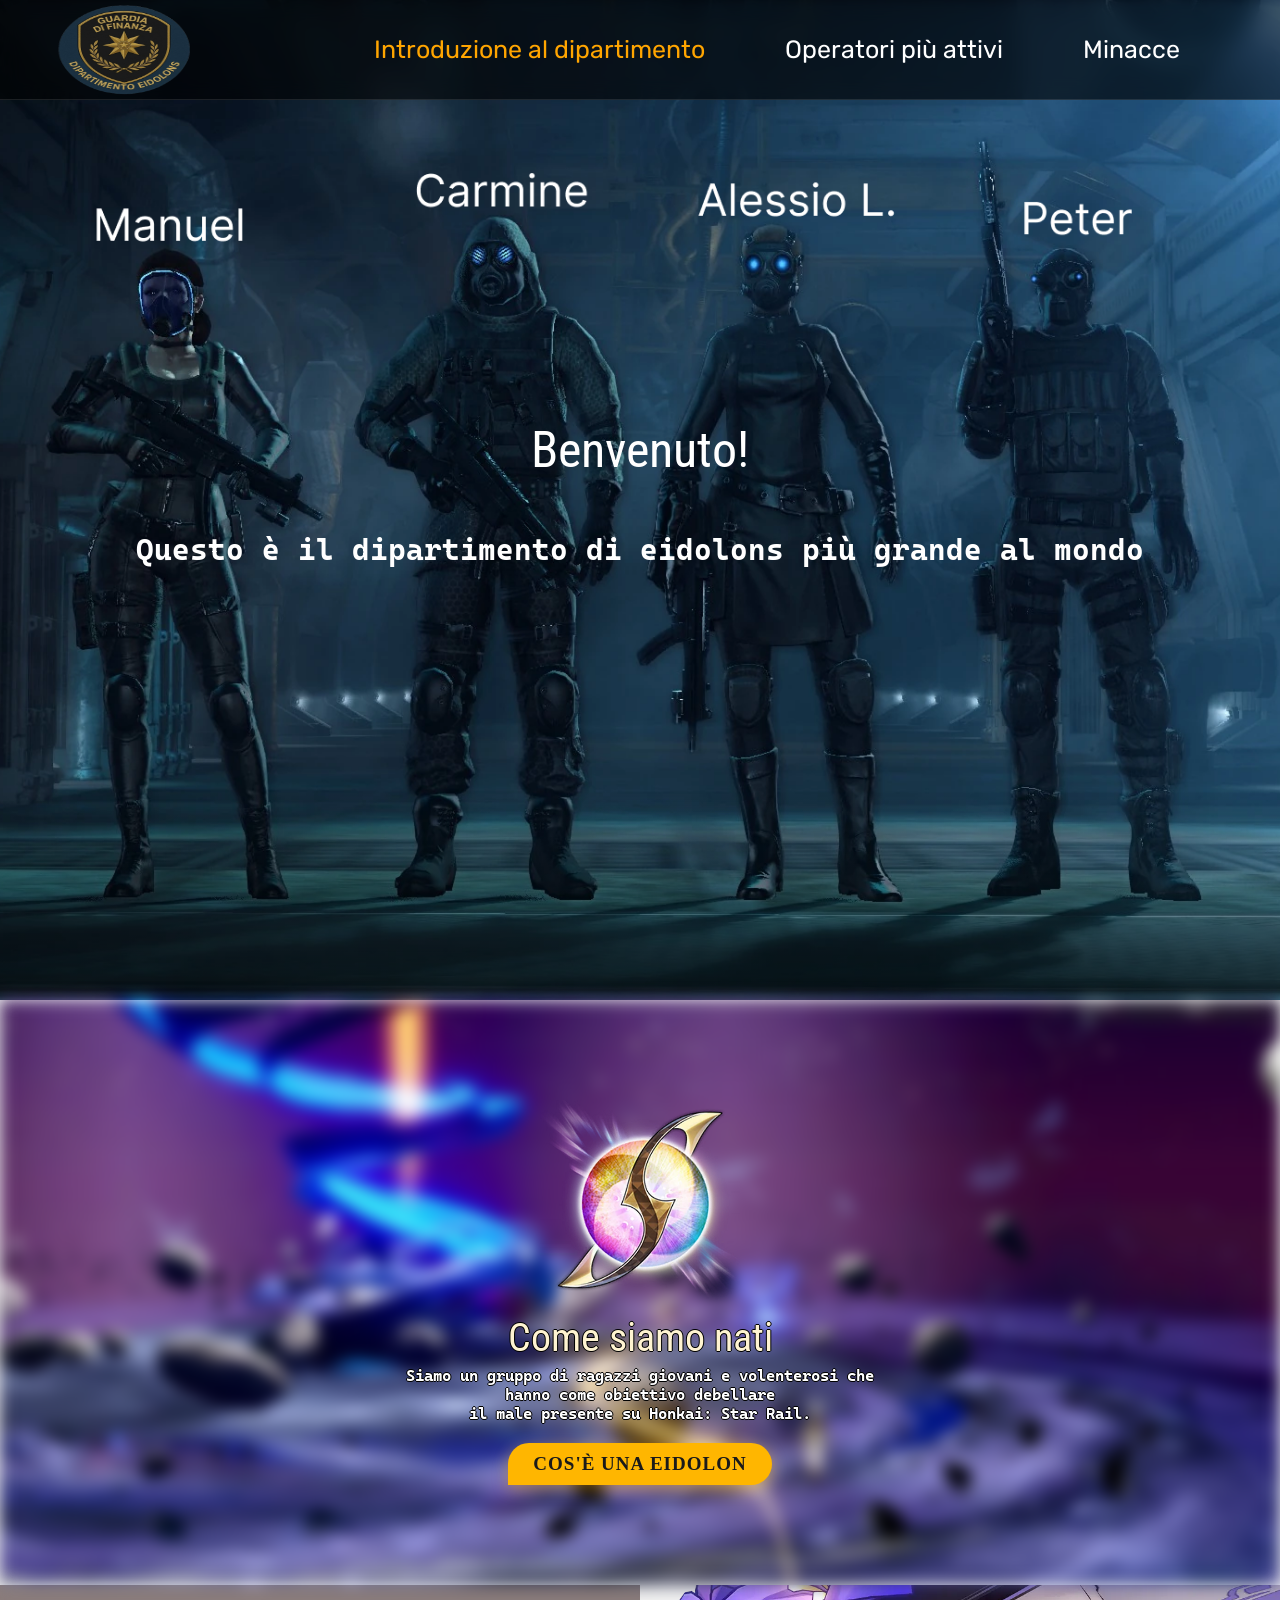
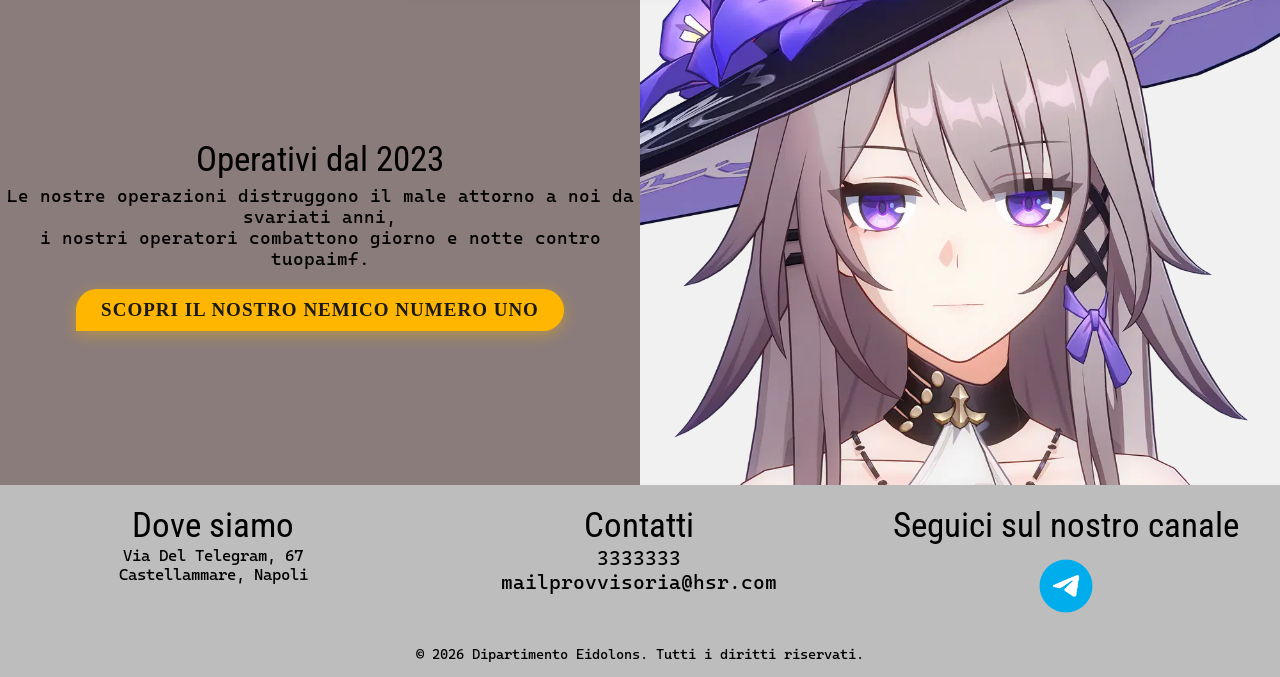
<file: index.html>
<!DOCTYPE html>
<html>
    <head>
        <title>Service Communication</title>

        <link rel="preconnect" href="https://fonts.googleapis.com">
        <link rel="preconnect" href="https://fonts.gstatic.com" crossorigin>
        <link href="https://fonts.googleapis.com/css2?family=Cascadia+Mono:ital,wght@0,200..700;1,200..700&family=Roboto+Condensed:ital,wght@0,100..900;1,100..900&family=Rubik:ital,wght@0,300..900;1,300..900&display=swap" rel="stylesheet">
        <link rel="stylesheet" type="text/css" href="style.css?versione=1.4">

        <meta name="viewport" content="width=device-width, initial-scale=1.0">

    </head>
    <body>

        <!--Sezione della parte top del sito-->
        <div id="container-top">
            <div id="logo">
                <a href="index.html"><img src="img/dipartimento.png" alt="Logo" draggable="false"></a>
            </div>
            <ul id="menu-top">
                <li class="menu-active"><a href="index.html" draggable="false">Introduzione al dipartimento</a></li>
                <li><a href="sites/operation.html" draggable="false">Operatori più attivi</a></li>
                <li><a href="sites/threats.html" draggable="false">Minacce</a></li>
            </ul>
        </div>

        <div id="slider" class="flex">
            <div id="separatore"></div>
            <div id="slider-interno">
                <h1>Benvenuto!</h1>
                <p class="grassetto">Questo è il dipartimento di eidolons più grande al mondo</p>
            </div>
        </div>
        <!--Sezione della parte top del sito-->
        

        <!--Sezione 1-->
        <div id="home-section1" class="flex">
            <div class="sfondo-sfocato"></div>
            <div id="section1-interna">
                <img src="img/eidolon.webp" alt="icona sezione 1" draggable="false">
                <h2>Come siamo nati</h2>
                <p class="grassetto">
                    Siamo un gruppo di ragazzi giovani e volenterosi che hanno come obiettivo debellare<br>
                    il male presente su Honkai: Star Rail.
                </p>
                <a href="https://honkai-star-rail.fandom.com/wiki/Eidolon" class="collegamento-generico" target="_blank" draggable="false">Cos'è una Eidolon</a>
            </div>
        </div>
        <!--Sezione 1-->

        <!--Sezione 2-->
        <div id="home-section2">
            <div id="section2-left" class="flex">
            <div id="section2-left-interna">
                <h2>
                    Operativi dal 2023
                </h2>
                <p>
                    Le nostre operazioni distruggono il male attorno a noi da svariati anni,<br>
                    i nostri operatori combattono giorno e notte contro tuopaimf.
                </p>
                <a href="https://sk.theherta.com/" class="collegamento-generico" target="_blank" draggable="false">Scopri il nostro nemico numero uno</a>
            </div>
        </div>
            <div id="section2-right" class="flex"></div>
            <div class="clr"></div>
        </div>
        <!--Sezione 2-->

        <!--Footer-->
        <div id="footer">
            <div class="footer footer-left flex">
                <div class="footer-interno">
                    <h3>Dove siamo</h3>
                    <p>Via Del Telegram, 67<br>
                    Castellammare, Napoli</p>
                </div>
            </div>
            <div class="footer footer-center flex">
                <div class="footer-interno">
                    <h3>Contatti</h3>
                    <p>
                        <a href="tel:+393333333">3333333</a><br>
                        <a href="mailto:mailprovvisoria@hsr.com">mailprovvisoria@hsr.com</a>
                    </p>
                </div>
            </div>
            <div class="footer footer-right flex">
                <div class="footer-interno">
                    <h3>Seguici sul nostro canale</h3>
                    <a href="https://t.me/DimaHSR" target="_blank" draggable="false"><img class="social-icon" src="img/telegram.webp"></a>
                </div>
            </div>
            <div class="clr"></div>
            <div id="copyright">
                <p>&copy; 2026 Dipartimento Eidolons. Tutti i diritti riservati.</p>
            </div>
        </div>
        <!--Footer-->
    </body>
</html>
</file>
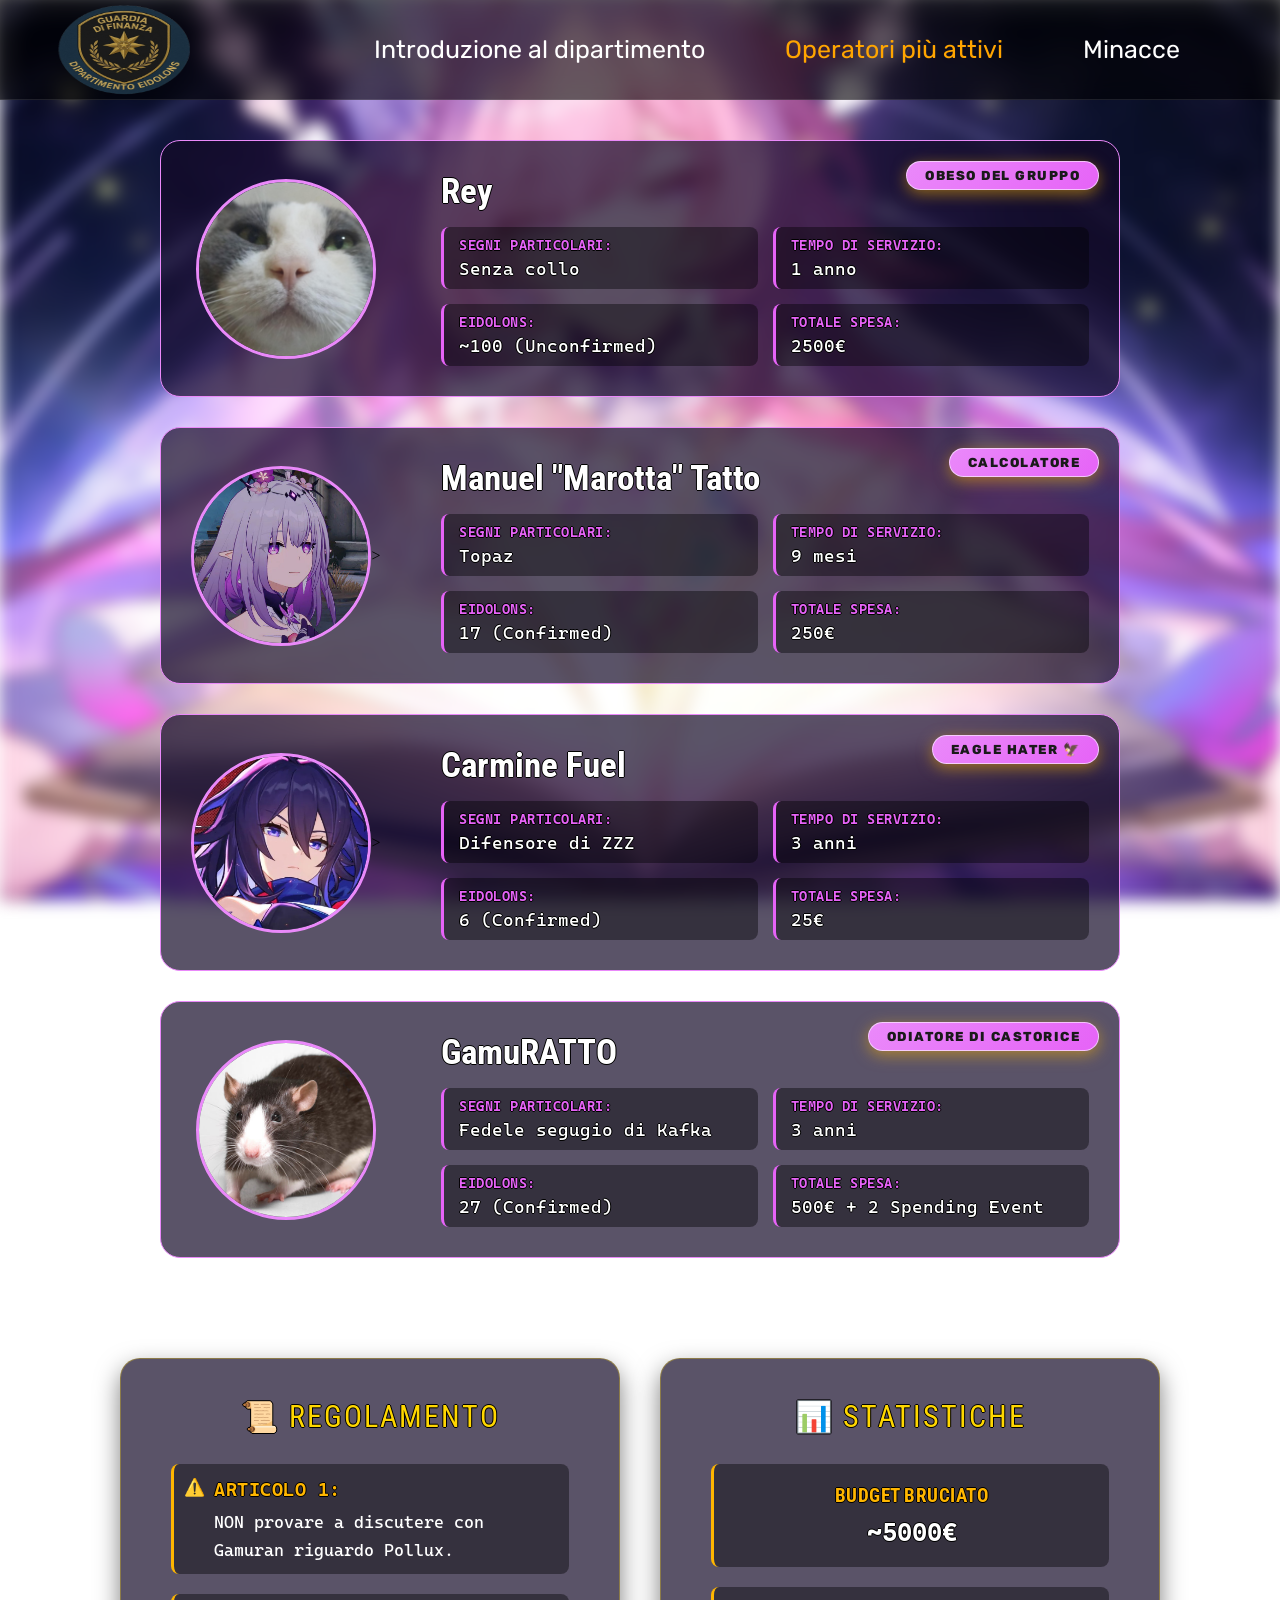
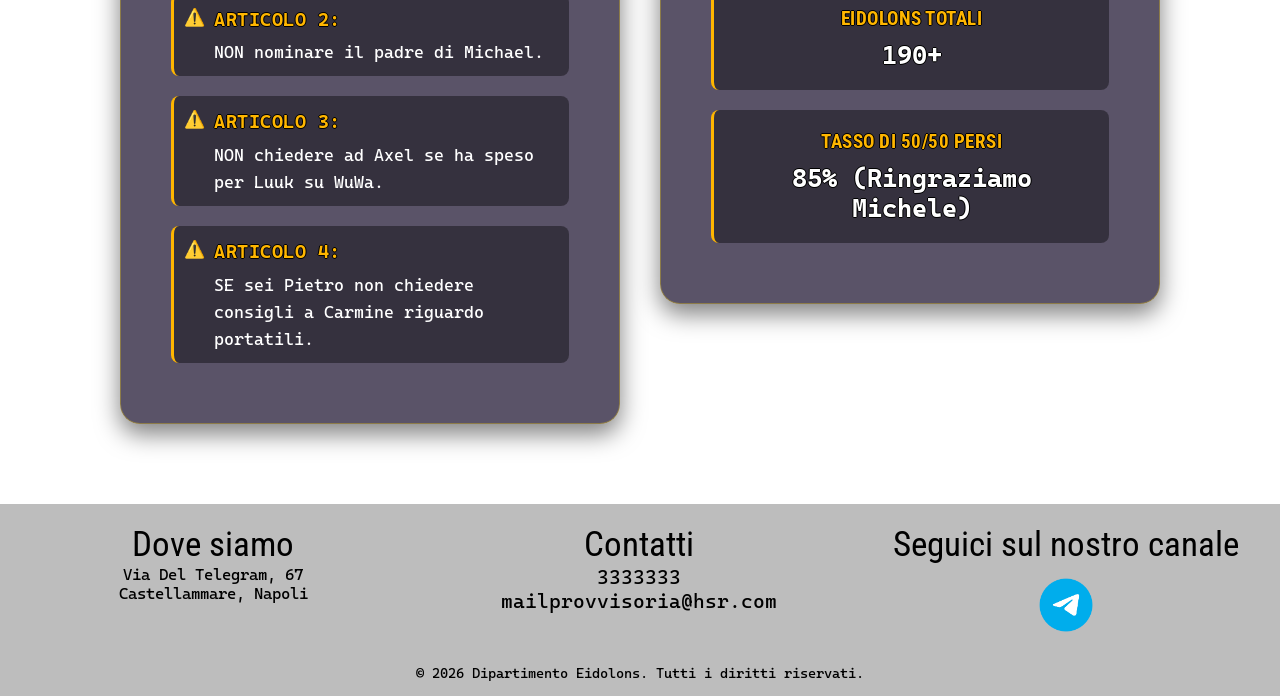
<file: sites/operation.html>
<!DOCTYPE html>
<html>
    <head>
        <title>Service Operations</title>

        <link rel="preconnect" href="https://fonts.googleapis.com">
        <link rel="preconnect" href="https://fonts.gstatic.com" crossorigin>
        <link href="https://fonts.googleapis.com/css2?family=Cascadia+Mono:ital,wght@0,200..700;1,200..700&family=Roboto+Condensed:ital,wght@0,100..900;1,100..900&family=Rubik:ital,wght@0,300..900;1,300..900&display=swap" rel="stylesheet">
        <link rel="stylesheet" type="text/css" href="../style.css?versione=1.4">

        <meta name="viewport" content="width=device-width, initial-scale=1.0">

        <meta charset="UTF-8">

    </head>
    <body>

        <!--Sezione della parte top del sito-->
        <div id="container-top">
            <div id="logo">
                <a href="../index.html"><img src="../img/dipartimento.png" alt="Logo" draggable="false"></a>
            </div>
            <ul id="menu-top">
                <li><a href="../index.html" draggable="false">Introduzione al dipartimento</a></li>
                <li class="menu-active"><a href="operation.html" draggable="false">Operatori più attivi</a></li>
                <li><a href="threats.html" draggable="false">Minacce</a></li>
            </ul>
        </div>
        <!--Sezione della parte top del sito-->

        <!--Prima sezione-->
        <div id="operation1">
            <div class="sfondo-operation"></div>
            <div class="operation-container">
                <!--Pietro-->
                <div class="operator-card">
                    <div class="operation-left">
                        <img src="../img/img_operation/rey.jpg" alt="Rey">
                    </div>
                    <div class="operation-right">
                        <span class="role-badge">Obeso del gruppo</span>
                        <h2>Rey</h2>
                        <div class="info-grid">
                            <div class="info-item"><strong>Segni Particolari:</strong>Senza collo</div>
                            <div class="info-item"><strong>Tempo di Servizio:</strong>1 anno</div>
                            <div class="info-item"><strong>Eidolons:</strong>~100 (Unconfirmed)</div>
                            <div class="info-item"><strong>Totale spesa:</strong>2500€</div>
                        </div>
                    </div>
                </div>

                <!--Manuel-->
                <div class="operator-card">
                    <div class="operation-left">
                        <img src="../img/img_operation/castorice.jpg" alt="Manuel" draggable="false">>
                    </div>
                    <div class="operation-right">
                        <span class="role-badge">Calcolatore</span>
                        <h2>Manuel "Marotta" Tatto</h2>
                        <div class="info-grid">
                            <div class="info-item"><strong>Segni Particolari:</strong>Topaz</div>
                            <div class="info-item"><strong>Tempo di Servizio:</strong>9 mesi</div>
                            <div class="info-item"><strong>Eidolons:</strong>17 (Confirmed)</div>
                            <div class="info-item"><strong>Totale spesa:</strong>250€</div>
                        </div>
                    </div>
                </div>

                <!--Carmine-->
                <div class="operator-card">
                    <div class="operation-left">
                        <img src="../img/img_operation/seele.webp" alt="Carmine" draggable="false">> 
                    </div>
                    <div class="operation-right">
                        <span class="role-badge">Eagle Hater 🦅</span>
                        <h2>Carmine Fuel</h2>
                        <div class="info-grid">
                            <div class="info-item"><strong>Segni Particolari:</strong>Difensore di ZZZ</div>
                            <div class="info-item"><strong>Tempo di Servizio:</strong>3 anni</div>
                            <div class="info-item"><strong>Eidolons:</strong>6 (Confirmed)</div>
                            <div class="info-item"><strong>Totale spesa:</strong>25€</div>
                        </div>
                    </div>
                </div>

                <!--Alessio-->
                <div class="operator-card">
                    <div class="operation-left">
                        <img src="../img/img_operation/ratto.jpg" alt="Gamuran" draggable="false">
                    </div>
                    <div class="operation-right">
                        <span class="role-badge">Odiatore di Castorice</span>
                        <h2>GamuRATTO</h2>
                        <div class="info-grid">
                            <div class="info-item"><strong>Segni Particolari:</strong>Fedele segugio di Kafka</div>
                            <div class="info-item"><strong>Tempo di Servizio:</strong>3 anni</div>
                            <div class="info-item"><strong>Eidolons:</strong>27 (Confirmed)</div>
                            <div class="info-item"><strong>Totale spesa:</strong>500€ + 2 Spending Event</div>
                        </div>
                    </div>
                </div>
            </div>
        </div>
        <!--Prima sezione-->

        <!--Codice di condotta-->
        <div id="codicecondotta">
    
    <div class="codice-interno">
        <h2><a href="https://telegra.ph/REGOLE-DEL-GRUPPO-09-08-4" target="_blank" draggable="false">📜 Regolamento</a></h2>
        <ul>
            <li><strong>Articolo 1:</strong>NON provare a discutere con Gamuran riguardo Pollux.</li>
            <li><strong>Articolo 2:</strong>NON nominare il padre di Michael.</li>
            <li><strong>Articolo 3:</strong>NON chiedere ad Axel se ha speso per Luuk su WuWa.</li>
            <li><strong>Articolo 4:</strong>SE sei Pietro non chiedere consigli a Carmine riguardo portatili.</li>
        </ul>
    </div>

    <div class="statistiche-dipartimento">
        <h2>📊 Statistiche</h2>
        
        <div class="stat-box">
            <h3>Budget Bruciato</h3>
            <p>~5000€</p>
        </div>
        
        <div class="stat-box">
            <h3>Eidolons Totali</h3>
            <p>190+</p>
        </div>
        
        <div class="stat-box">
            <h3>Tasso di 50/50 Persi</h3>
            <p>85% (Ringraziamo Michele)</p>
        </div>
    </div>

</div>
        <!--Codice di condotta-->

        <!--Footer-->
        <div id="footer">
            <div class="footer footer-left flex">
                <div class="footer-interno">
                    <h3>Dove siamo</h3>
                    <p>Via Del Telegram, 67<br>
                    Castellammare, Napoli</p>
                </div>
            </div>
            <div class="footer footer-center flex">
                <div class="footer-interno">
                    <h3>Contatti</h3>
                    <p>
                        <a href="tel:+393333333">3333333</a><br>
                        <a href="mailto:mailprovvisoria@hsr.com">mailprovvisoria@hsr.com</a>
                    </p>
                </div>
            </div>
            <div class="footer footer-right flex">
                <div class="footer-interno">
                    <h3>Seguici sul nostro canale</h3>
                    <a href="https://t.me/DimaHSR" target="_blank"><img class="social-icon" src="../img/telegram.webp"></a>
                </div>
            </div>
            <div class="clr"></div>
            <div id="copyright">
                <p>&copy; 2026 Dipartimento Eidolons. Tutti i diritti riservati.</p>
            </div>
        </div>
        <!--Footer-->
        
    </body>
</html>
</file>
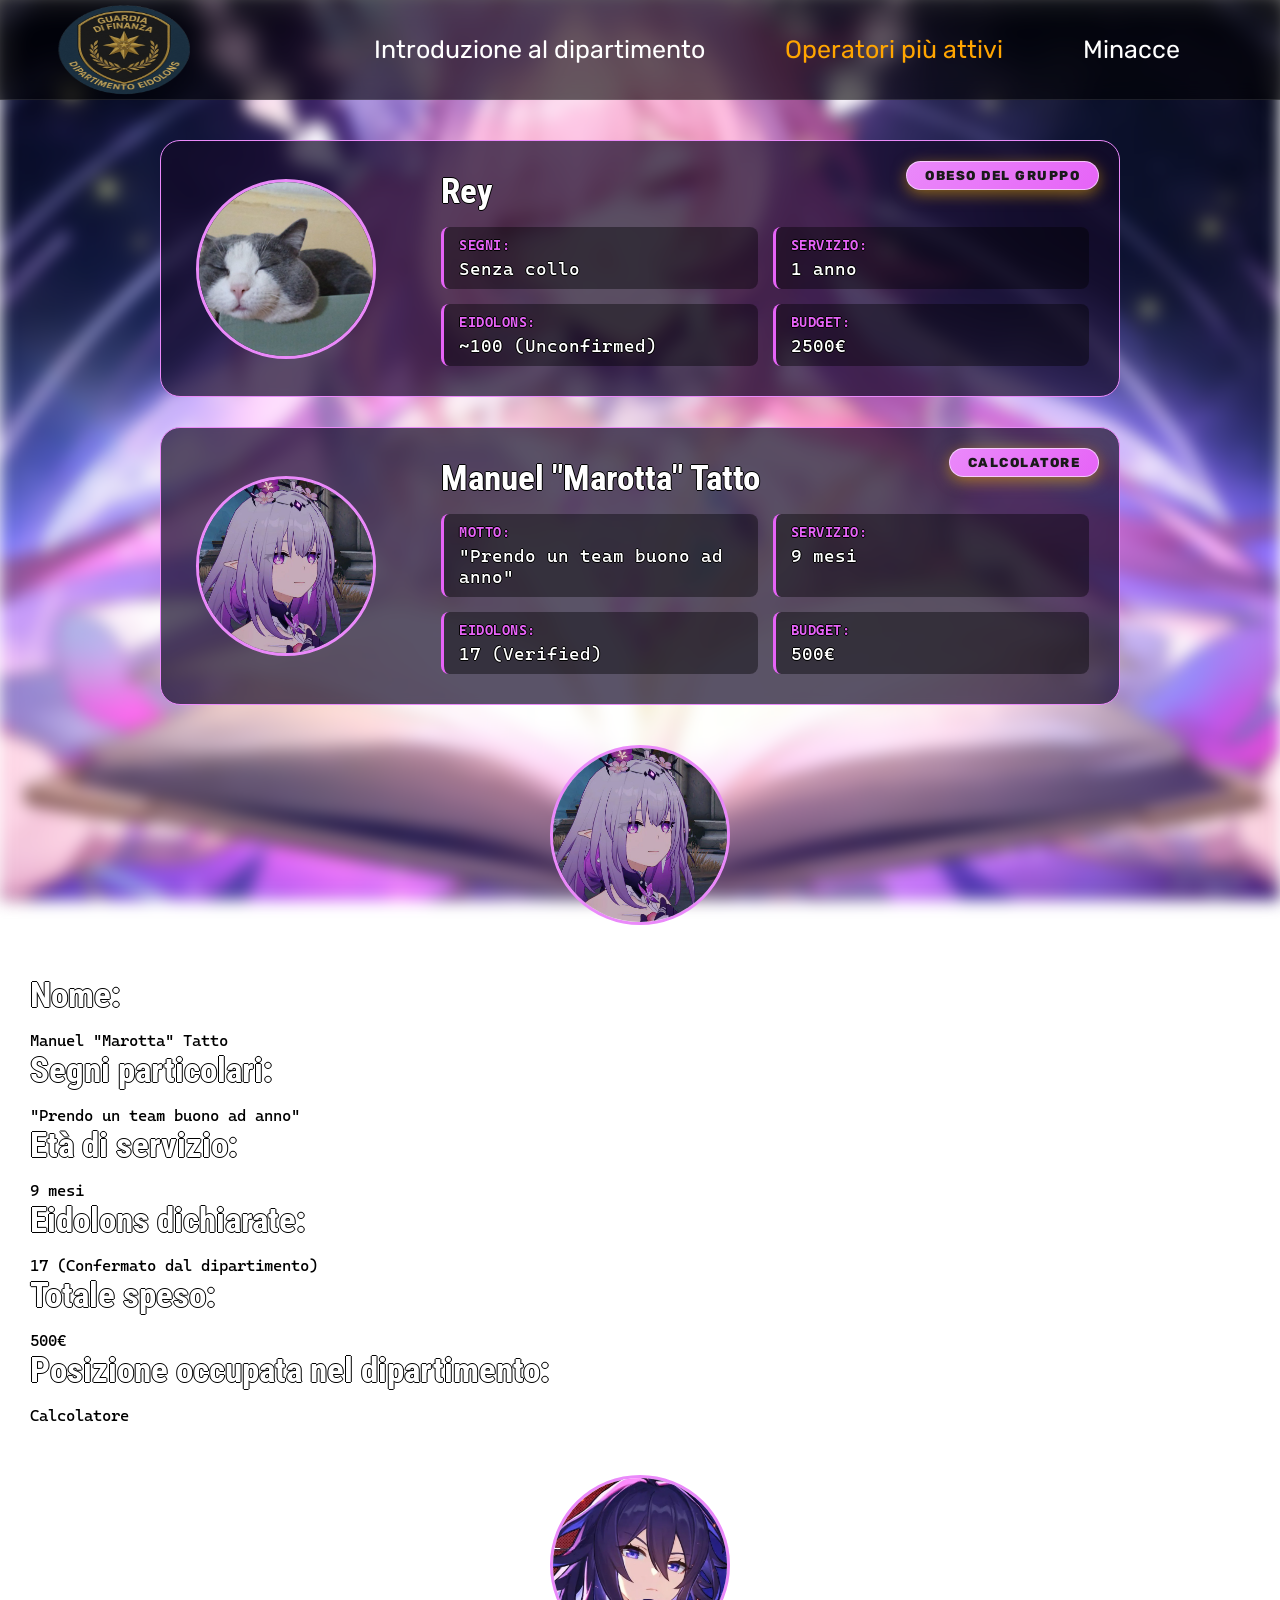
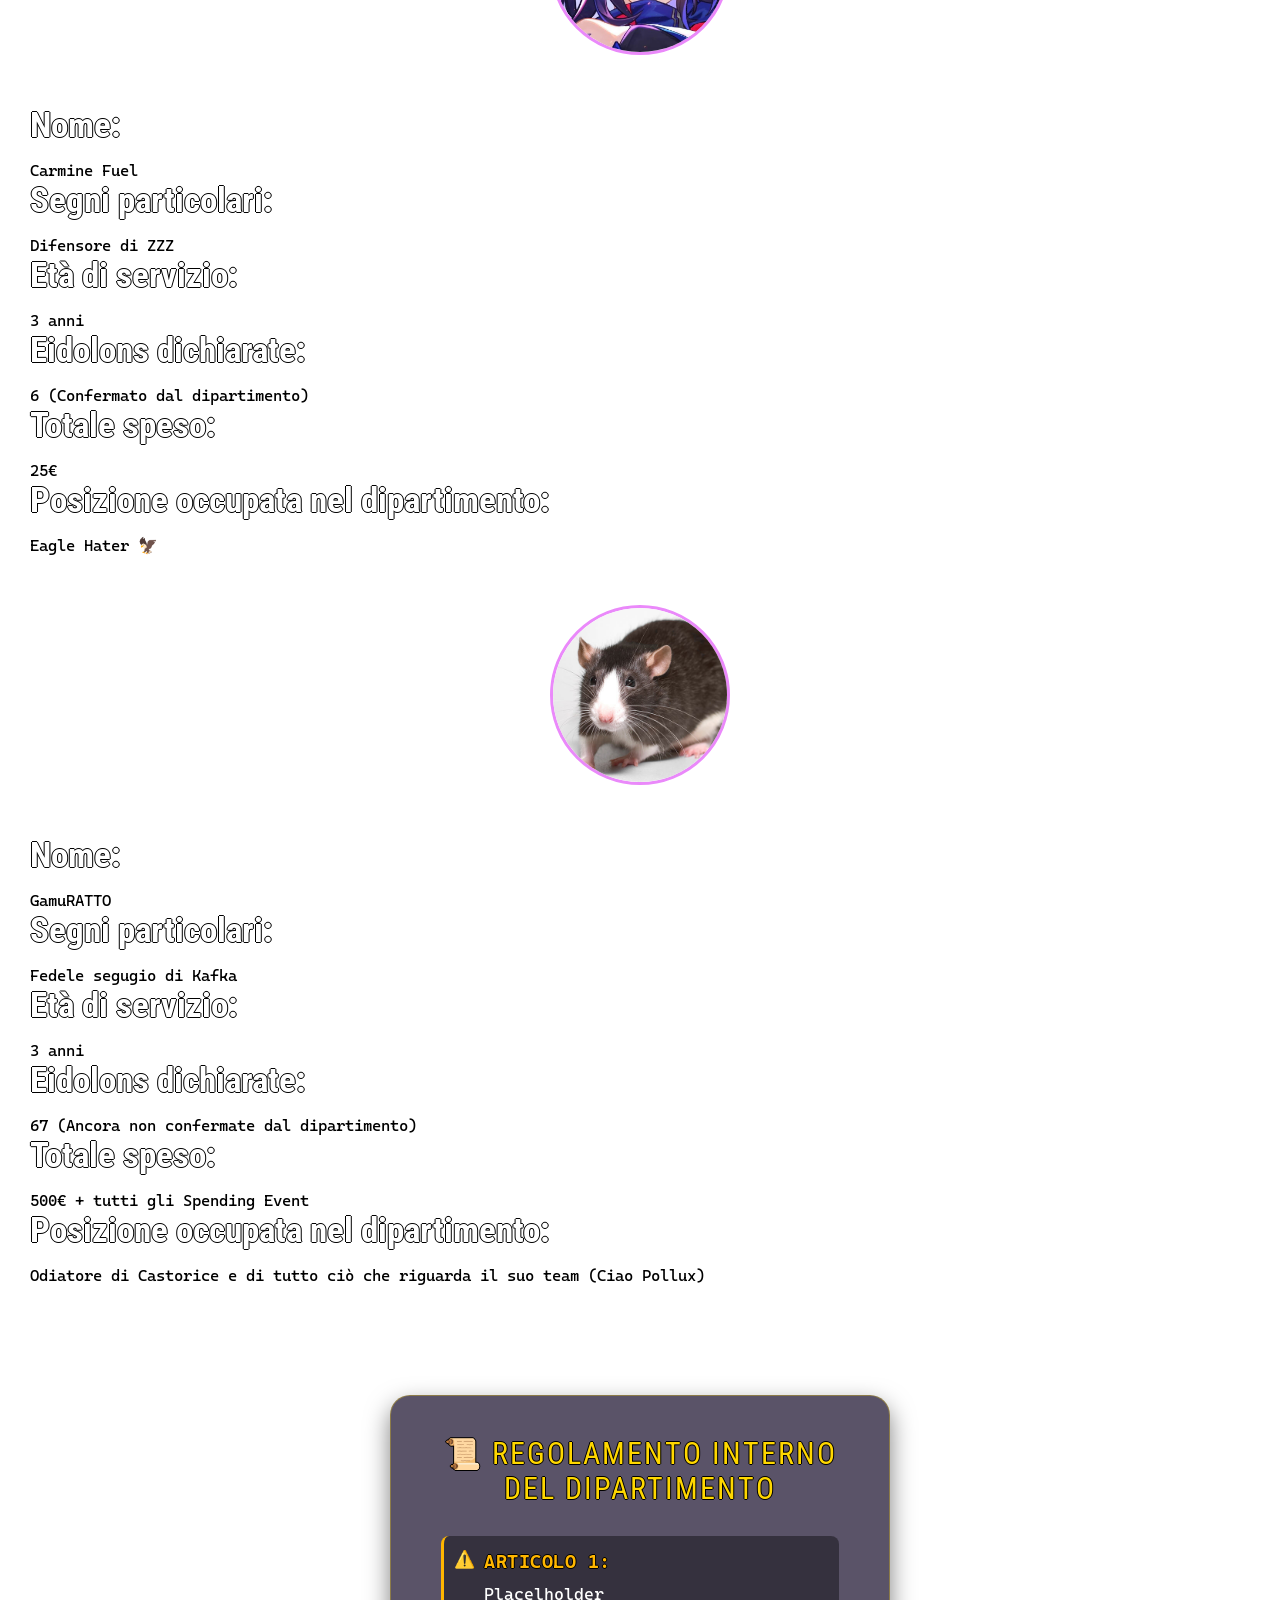
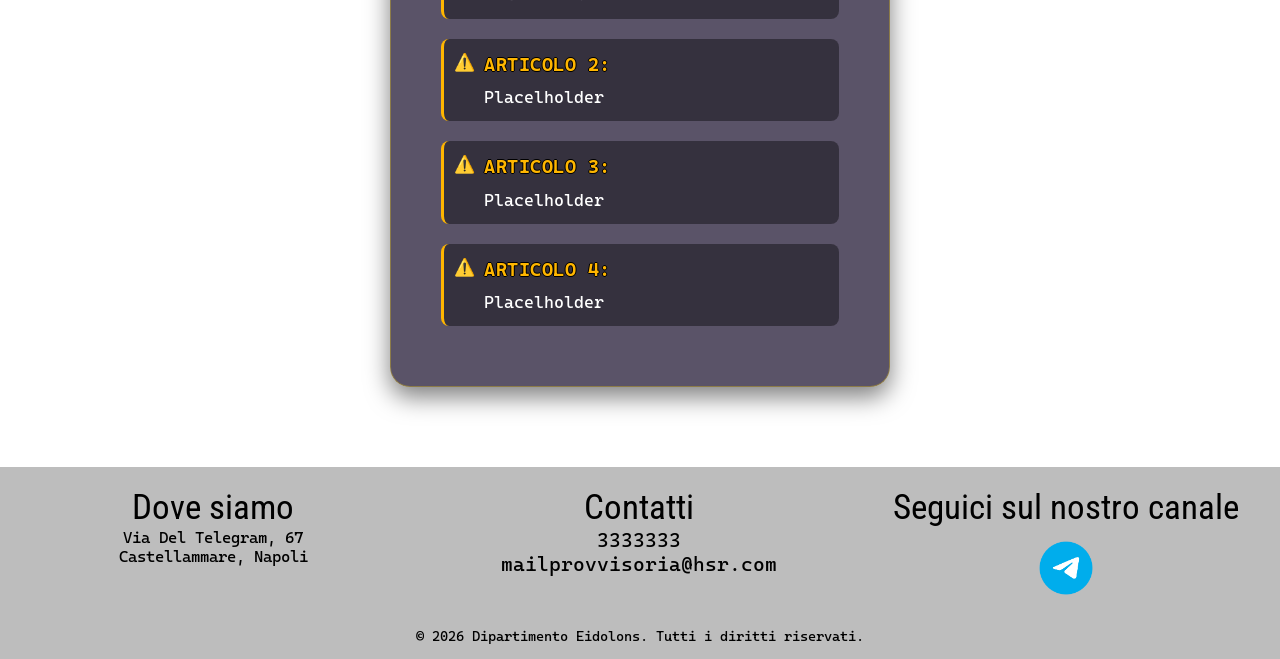
<file: sites/placeholder.html>
<!DOCTYPE html>
<html>
    <head>
        <title>Service Operations</title>

        <link rel="preconnect" href="https://fonts.googleapis.com">
        <link rel="preconnect" href="https://fonts.gstatic.com" crossorigin>
        <link href="https://fonts.googleapis.com/css2?family=Cascadia+Mono:ital,wght@0,200..700;1,200..700&family=Roboto+Condensed:ital,wght@0,100..900;1,100..900&family=Rubik:ital,wght@0,300..900;1,300..900&display=swap" rel="stylesheet">
        <link rel="stylesheet" type="text/css" href="../style.css?versione=1.4">

        <meta name="viewport" content="width=device-width, initial-scale=1.0">

        <meta charset="UTF-8">

    </head>
    <body>

        <!--Sezione della parte top del sito-->
        <div id="container-top">
            <div id="logo">
                <a href="../index.html"><img src="../img/dipartimento.png" alt="Logo" draggable="false"></a>
            </div>
            <ul id="menu-top">
                <li><a href="../index.html" draggable="false">Introduzione al dipartimento</a></li>
                <li class="menu-active"><a href="operation.html" draggable="false">Operatori più attivi</a></li>
                <li><a href="threats.html" draggable="false">Minacce</a></li>
            </ul>
        </div>
        <!--Sezione della parte top del sito-->

        <!--Prima sezione-->
        <div id="operation1">
    <div class="sfondo-operation"></div>
    
    <div class="operation-container">
        <div class="operator-card">
            <div class="operation-left">
                <img src="../img/img_operation/bonobino.jpg" alt="Rey">
            </div>
            <div class="operation-right">
                <span class="role-badge">Obeso del gruppo</span>
                <h2>Rey</h2>
                <div class="info-grid">
                    <div class="info-item"><strong>Segni:</strong> Senza collo</div>
                    <div class="info-item"><strong>Servizio:</strong> 1 anno</div>
                    <div class="info-item"><strong>Eidolons:</strong> ~100 (Unconfirmed)</div>
                    <div class="info-item"><strong>Budget:</strong> 2500€</div>
                </div>
            </div>
        </div>

        <div class="operator-card">
            <div class="operation-left">
                <img src="../img/img_operation/castorice.jpg" alt="Marotta">
            </div>
            <div class="operation-right">
                <span class="role-badge">Calcolatore</span>
                <h2>Manuel "Marotta" Tatto</h2>
                <div class="info-grid">
                    <div class="info-item"><strong>Motto:</strong> "Prendo un team buono ad anno"</div>
                    <div class="info-item"><strong>Servizio:</strong> 9 mesi</div>
                    <div class="info-item"><strong>Eidolons:</strong> 17 (Verified)</div>
                    <div class="info-item"><strong>Budget:</strong> 500€</div>
                </div>
            </div>
        </div>
        
        </div>
</div>

            <div class="operation-left">
                <img src="../img/img_operation/castorice.jpg" alt="Marotta" draggable="false">
            </div>
            <div class="operation-right">
                <h2>Nome:</h2>
                <p>Manuel "Marotta" Tatto</p>
                <h2>Segni particolari:</h2>
                <p>"Prendo un team buono ad anno"</p>
                <h2>Età di servizio:</h2>
                <p>9 mesi</p>
                <h2>Eidolons dichiarate:</h2>
                <p>17 (Confermato dal dipartimento)</p>
                <h2>Totale speso:</h2>
                <p>500€</p>
                <h2>Posizione occupata nel dipartimento:</h2>
                <p>Calcolatore</p>
            </div>
            <div class="clr"></div>

            <div class="operation-left">
                <img src="../img/img_operation/seele.webp" alt="Rey" draggable="false">
            </div>
            <div class="operation-right">
                <h2>Nome:</h2>
                <p>Carmine Fuel</p>
                <h2>Segni particolari:</h2>
                <p>Difensore di ZZZ</p>
                <h2>Età di servizio:</h2>
                <p>3 anni</p>
                <h2>Eidolons dichiarate:</h2>
                <p>6 (Confermato dal dipartimento)</p>
                <h2>Totale speso:</h2>
                <p>25€</p>
                <h2>Posizione occupata nel dipartimento:</h2>
                <p>Eagle Hater 🦅</p>
            </div>
            <div class="clr"></div>

            <div class="operation-left">
                <img src="../img/img_operation/ratto.jpg" alt="Rey" draggable="false">
            </div>
            <div class="operation-right">
                <h2>Nome:</h2>
                <p>GamuRATTO</p>
                <h2>Segni particolari:</h2>
                <p>Fedele segugio di Kafka</p>
                <h2>Età di servizio:</h2>
                <p>3 anni</p>
                <h2>Eidolons dichiarate:</h2>
                <p>67 (Ancora non confermate dal dipartimento)</p>
                <h2>Totale speso:</h2>
                <p>500€ + tutti gli Spending Event</p>
                <h2>Posizione occupata nel dipartimento:</h2>
                <p>Odiatore di Castorice e di tutto ciò che riguarda il suo team (Ciao Pollux)</p>
            </div>
            <div class="clr"></div>
        </div>
        <!--Prima sezione-->

        <!--Codice di condotta-->
        <div id="codicecondotta">
            <div class="codice-interno">
                <h2>📜 Regolamento Interno del Dipartimento</h2>
                <ul>
                    <li><strong>Articolo 1:</strong> Placelholder</li>
                    <li><strong>Articolo 2:</strong> Placelholder</li>
                    <li><strong>Articolo 3:</strong> Placelholder</li>
                    <li><strong>Articolo 4:</strong> Placelholder</li>
                </ul>
            </div>
        </div>
        <!--Codice di condotta-->

        <!--Footer-->
        <div id="footer">
            <div class="footer footer-left flex">
                <div class="footer-interno">
                    <h3>Dove siamo</h3>
                    <p>Via Del Telegram, 67<br>
                    Castellammare, Napoli</p>
                </div>
            </div>
            <div class="footer footer-center flex">
                <div class="footer-interno">
                    <h3>Contatti</h3>
                    <p>
                        <a href="tel:+393333333">3333333</a><br>
                        <a href="mailto:mailprovvisoria@hsr.com">mailprovvisoria@hsr.com</a>
                    </p>
                </div>
            </div>
            <div class="footer footer-right flex">
                <div class="footer-interno">
                    <h3>Seguici sul nostro canale</h3>
                    <a href="https://t.me/DimaHSR" target="_blank"><img class="social-icon" src="../img/telegram.webp"></a>
                </div>
            </div>
            <div class="clr"></div>
            <div id="copyright">
                <p>&copy; 2026 Dipartimento Eidolons. Tutti i diritti riservati.</p>
            </div>
        </div>
        <!--Footer-->
        
    </body>
</html>
</file>
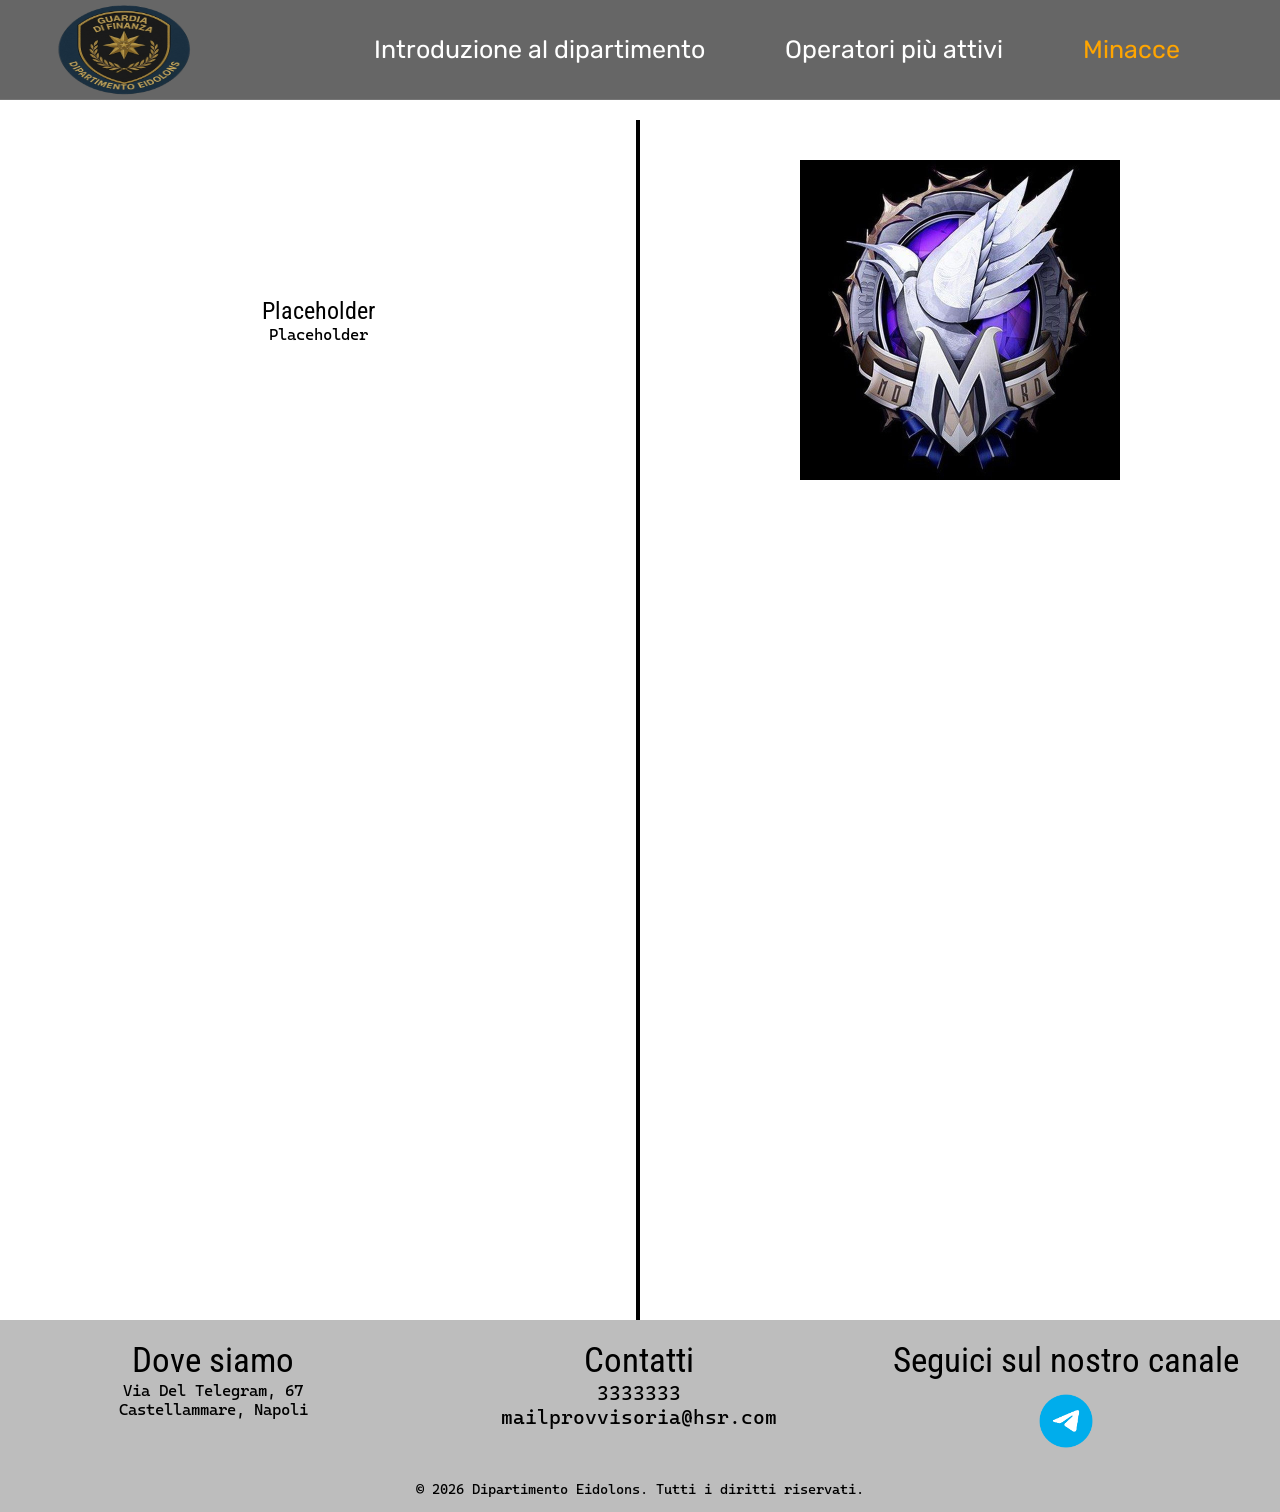
<file: sites/threats.html>
<!DOCTYPE html>
<html>
    <head>
        <title>Service Threats</title>

        <link rel="preconnect" href="https://fonts.googleapis.com">
        <link rel="preconnect" href="https://fonts.gstatic.com" crossorigin>
        <link href="https://fonts.googleapis.com/css2?family=Cascadia+Mono:ital,wght@0,200..700;1,200..700&family=Roboto+Condensed:ital,wght@0,100..900;1,100..900&family=Rubik:ital,wght@0,300..900;1,300..900&display=swap" rel="stylesheet">
        <link rel="stylesheet" type="text/css" href="../style.css?versione=1.4">

        <meta name="viewport" content="width=device-width, initial-scale=1.0">

    </head>
    <body>

        <!--Sezione della parte top del sito-->
        <div id="container-top">
            <div id="logo">
                <a href="../index.html"><img src="../img/dipartimento.png" alt="Logo" draggable="false"></a>
            </div>
            <ul id="menu-top">
                <li><a href="../index.html" draggable="false">Introduzione al dipartimento</a></li>
                <li><a href="operation.html" draggable="false">Operatori più attivi</a></li>
                <li class="menu-active"><a href="threats.html" draggable="false">Minacce</a></li>
            </ul>
        </div>
        <!--Sezione della parte top del sito-->

        <!--Prima sezione-->
        <div id="threats1">
            <div class="sectionthreats">
                <div class="sectionthreats-threat border-right flex">
                    <div class="threath-content">
                        <h2>Placeholder</h2>
                        <p>Placeholder</p>
                    </div>
                </div>
                <div class="sectionthreats-img">
                    <div class="alert">
                        <img src="../img/img_threats/mockinbird.jpg" alt="Mockinbird" draggable="false">
                    </div>
                </div>
            </div>

            <div class="sectionthreats">
                <div class="sectionthreats-img border-right"></div>
                <div class="sectionthreats-threat"></div>
            </div>

            <div class="sectionthreats">
                <div class="sectionthreats-threat border-right"></div>
                <div class="sectionthreats-img"></div>
            </div>

        </div>
        <!--Prima sezione-->

        <!--Footer-->
        <div id="footer">
            <div class="footer footer-left flex">
                <div class="footer-interno">
                    <h3>Dove siamo</h3>
                    <p>Via Del Telegram, 67<br>
                    Castellammare, Napoli</p>
                </div>
            </div>
            <div class="footer footer-center flex">
                <div class="footer-interno">
                    <h3>Contatti</h3>
                    <p>
                        <a href="tel:+393333333">3333333</a><br>
                        <a href="mailto:mailprovvisoria@hsr.com">mailprovvisoria@hsr.com</a>
                    </p>
                </div>
            </div>
            <div class="footer footer-right flex">
                <div class="footer-interno">
                    <h3>Seguici sul nostro canale</h3>
                    <a href="https://t.me/DimaHSR" target="_blank"><img class="social-icon" src="../img/telegram.webp"></a>
                </div>
            </div>
            <div class="clr"></div>
            <div id="copyright">
                <p>&copy; 2026 Dipartimento Eidolons. Tutti i diritti riservati.</p>
            </div>
        </div>
        <!--Footer-->

    </body>
</html>
</file>
<file: style.css>
/*CSS Standard*/
.flex{
    display: flex;
    align-items: center;
    justify-content: center;
    text-align: center;
    position: relative;
}

.clr{
    clear: both;
}


.roboto{
  font-family: "Roboto Condensed", sans-serif;
  font-optical-sizing: auto;
  font-weight: 400;
  font-style: normal;
}

.cascadia {
  font-family: "Cascadia Mono", sans-serif;
  font-optical-sizing: auto;
  font-weight: 400;
  font-style: normal;
}

.rubik {
  font-family: "Rubik", sans-serif;
  font-optical-sizing: auto;
  font-weight: 400;
  font-style: normal;
}

h1, h2, h3{
    font-family: "Roboto Condensed", sans-serif;
    font-weight: 400;
    font-style: normal;
}

p{
    font-family: "Cascadia Mono", sans-serif;
    font-weight: 400;
    font-style: normal;
}

.grassetto{
    font-weight: bold;
}

#menu-top li{
    font-family: "Rubik", sans-serif;
    font-weight: 400;
    font-style: normal;
}

/* Reset Universale: azzera tutti gli spazi predefiniti del browser */
* {
    margin: 0;
    padding: 0;
    box-sizing: border-box;
}

.collegamento-generico{
    color: #1a1a1a;
    text-decoration: none;
    display: inline-block;
    margin-top: 20px;
    background-color: #FFB600;
    font-size: 19px;
    padding: 10px 25px;
    border-radius: 50px 50px 50px 0px;
    font-weight: bold;
    text-transform: uppercase;
    letter-spacing: 1px;
    box-shadow: 0 4px 15px rgba(255, 182, 0, 0.4);
    transition: all 0.3s ease;
    user-select: none;
    -webkit-user-drag: none;
    -webkit-tap-highlight-color: transparent;
    outline: none;
}

.collegamento-generico:hover{
    background-color: #1a1a1a;
    color: #FFB600;
    box-shadow: 0 8px 25px rgba(0, 0, 0, 0.3);
    transform: translateY(-3px);
}

.collegamento-generico:active {
    transform: translateY(1px); 
    box-shadow: 0 2px 10px rgba(0, 0, 0, 0.3); 
}


/*Sezione della parte top del sito*/
#container-top {
    width: 100%;
    height: 100px;
    background-color: rgba(0, 0, 0, 0.6); /* Corretto rgba */
    backdrop-filter: blur(10px);
    position: fixed;
    top: 0px;
    left: 0px;
    z-index: 5;
    border-bottom: 1px solid rgba(255, 255, 255, 0.1);
    display: flex;
    align-items: center;
    justify-content: space-between; 
    padding: 0 50px;
}

#container-top img{
    user-select: none;
    -webkit-user-drag: none;
    -webkit-tap-highlight-color: transparent;
    outline: none;
}

#menu-top {
    padding: 0px;
    margin: 0px;
    display: flex; 
    align-items: center;
    user-select: none;
    -webkit-user-drag: none;
    -webkit-tap-highlight-color: transparent;
    outline: none;
}

#menu-top li{
    color: white;
    font-size: 25px;
    margin: 0px 30px;
    list-style-type: none;
    margin-right: 50px;
}

#menu-top li:hover{
    color: orange;
    cursor: pointer;
}

#menu-top li.menu-active{
    color: orange;
}

#menu-top li a{
    color: inherit;
    text-decoration: none;
}

#logo{
    width: 150px;
    height: 100px;
}

#logo img{
    width: 150px;
    height: 100px;
}

#slider{
    width: 100%;
    height: 1000px;
    background-image: url(img/operation.png);
    background-repeat: no-repeat;
    background-size: cover;
    background-position: center;
}

#slider h1{
    text-align: center;
    font-size: 50px;
    line-height: 80px;
    color: white;
    font-family: "Roboto Condensed", sans-serif;
    margin-bottom: 20px;
}

#slider p{
    font-size: 30px;
    line-height: 80px;
    color: white;
}

#slider-interno{
    z-index: 2;
}

#separatore{
    width: 100%;
    height: 100%;
    position: absolute;
    top: 0px;
    left: 0px;
    z-index: 1;
    /* Permalink - use to edit and share this gradient: https://colorzilla.com/gradient-editor/#000000+0,000000+100&0+79,0.65+99,0+100 */
    background: linear-gradient(to bottom,  rgba(0,0,0,0) 0%,rgba(0,0,0,0) 79%,rgba(0,0,0,0.65) 99%,rgba(0,0,0,0) 100%); /* W3C, IE10+, FF16+, Chrome26+, Opera12+, Safari7+ */
}

/*Sezione 1-2*/
#home-section1, #home-section2{
    width: 100%;
    height: auto;
    background-color: #f1f1f1;
}

#home-section1 img, #home-section2 img{
    width: 200px;
    height: 200px;
    user-select: none;
    -webkit-user-drag: none;
    -webkit-tap-highlight-color: transparent;
    outline: none;
}

#section1-interna, #section2-interna{
    width: 500px;
    padding-bottom: 100px;
    padding-top: 100px;
    z-index: 2;
}
.sfondo-sfocato {
    position: absolute;
    top: 0;
    left: 0;
    width: 100%;
    height: 100%;
    background-image: url('img/sfondo.jpg');
    background-repeat: no-repeat;
    background-position: center;
    background-size: cover;
    filter: blur(8px); 
    z-index: 1; 
}

#section1-interna h2{
    margin-top: 10px;
    margin-bottom: 5px;
    text-shadow: -1px 0 black, 0 1px black, 1px 0 black, 0 -1px black;
    font-size: 40px;
    color: #FFF4D1;
}

#section1-interna p{
    text-shadow: -1px 0 black, 0 1px black, 1px 0 black, 0 -1px black;
    color: white;
}

/*Sezione 2*/
#section2-left{
    width: 50%;
    position: relative;
    float: left;
    height: 500px;
    background-color: #8A7C7B;
}

#section2-left h2{
    font-size: 35px;
    margin-bottom: 5px;
}

#section2-left p{
    font-size: 18px;
}

#section2-right{
    width: 50%;
    position: relative;
    float: left;
    height: 500px;
    background-image: url(img/herta.webp);
    background-repeat: no-repeat;
    background-position: center;
    background-size: cover;
}


/*Footer*/
#footer{
    padding-top: 20px;
    width: 100%;
    height: 150px;
    background-color: #BDBDBD;
}

.footer{
    width: 33.3%;
    height: auto;
}

.footer-left, .footer-center, .footer-right{
    float: left;
}

.footer-interna{
    padding: 50px 0px;
}

#footer a{
    color: inherit;
    text-decoration: none;
}

#footer .social-icon{
    width: 70px;
    height: auto;
    margin: 5px 10px;
}

#footer h3{
    font-size: 25px;
}

#footer h3{
    font-size: 35px;
}

#footer a{
    font-size: 20px;
}

/*Copyright*/
#copyright{
    padding-top: 20px;
    width: 100%;
    background-color: #BDBDBD;
    padding: 15px 0;
    text-align: center;
}

#copyright p{
    font-size: 14px;
    color: black;
    margin: 0px;
}

/*Operation1*/
#operation1 {
    width: 100%;
    height: auto;
    padding-top: 120px; 
}

/*!!! Css del contenitore !!!*/
.operation-container {
    max-width: 1000px;
    margin: 0 auto;
    padding: 20px;
    display: flex;
    flex-direction: column;
    gap: 30px; 
}

.operator-card {
    display: flex;
    background: rgba(20, 10, 40, 0.7);
    backdrop-filter: blur(5px);
    border: 1px solid #EA89FA;
    border-radius: 20px;
    overflow: hidden;
    transition: transform 0.3s ease, box-shadow 0.3s ease;
}

.operator-card:hover {
    transform: translateY(-5px);
    box-shadow: 0 10px 25px rgba(0,0,0,0.5);
    border-color: #EA89FA;
}

.operator-card:hover .operation-left img {
    border-color: #EA89FA;
    box-shadow: 0 0 20px #EA89FA; /* Bagliore dorato */
    transform: scale(1.05); /* Leggero zoom in avanti */
}

.operation-left {
    flex: 0 0 250px; 
    padding: 20px;
    display: flex;
    align-items: center;
    justify-content: center;
}

.operation-left img {
    width: 180px;
    height: 180px;
    object-fit: cover;
    border-radius: 50%; 
    border: 3px solid #EA89FA; /* Bordo di base semi-trasparente */
    transition: all 0.4s ease; /* Prepara l'animazione */
}

.operation-right {
    flex: 1;
    padding: 30px;
    position: relative;
}

.role-badge {
    background: linear-gradient(135deg, #EA89FA 0%, #E663F7 100%);
    color: #1a1a1a;
    padding: 6px 18px;
    border-radius: 30px;
    font-size: 13px;
    font-family: "Rubik", sans-serif; 
    font-weight: 800;
    text-transform: uppercase;
    letter-spacing: 1.5px; 
    position: absolute;
    top: 20px;
    right: 20px;
    box-shadow: 0 4px 15px rgba(255, 182, 0, 0.5); 
    border: 1px solid rgba(255, 255, 255, 0.6); 
    z-index: 2;
}
/*!!! Css del contenitore !!!*/

/*!!! Css dei testi !!!*/
.operation-right h2 {
    font-size: 35px;
    margin-bottom: 15px;
    color: white; 
    font-weight: bold;
    text-shadow: -1px 0 black, 0 1px black, 1px 0 black, 0 -1px black;
}

.info-grid {
    display: grid;
    grid-template-columns: 1fr 1fr; 
    gap: 15px;
    text-shadow: -1px 0 black, 0 1px black, 1px 0 black, 0 -1px black;
}

.info-item {
    font-family: "Cascadia Mono", monospace;
    color: #fff; 
    font-size: 18px; 
    background: rgba(0, 0, 0, 0.4); 
    padding: 10px 15px;
    border-radius: 8px;
    border-left: 3px solid #E663F7; 
}

.info-item strong {
    color: #E663F7;
    display: block; 
    font-size: 14px; 
    text-transform: uppercase;
    margin-bottom: 5px; 
    letter-spacing: 0.5px;
}

.sfondo-operation{
    position: fixed;
    top: 0;
    left: 0;
    width: 100%;
    height: 100%;
    background-image: url('../img/img_operation/cyrene.webp');
    background-repeat: no-repeat;
    background-position: center;
    background-size: cover;
    filter: blur(8px); 
    z-index: -1; 
}


/*Codice Condotta*/
#codicecondotta {
    width: 100%;
    height: auto;
    padding: 80px 20px;
    display: flex;
    justify-content: center;
    align-items: flex-start;
    gap: 40px;
    box-sizing: border-box;
    position: relative;
    z-index: 2; /*Assicura che stia sopra lo sfondo sfocato*/
}

/* Stile Vetro Oscurato (Come le schede operatori) per i box principali */
.codice-interno, .statistiche-dipartimento {
    flex: 1; 
    min-width: 300px; 
    max-width: 500px; 
    
    background: rgba(20, 10, 40, 0.7); 
    backdrop-filter: blur(5px);
    border: 1px solid rgba(255, 215, 0, 0.3); 
    border-radius: 20px; 
    padding: 40px 50px;
    box-shadow: 0 10px 25px rgba(0,0,0,0.5); 
    box-sizing: border-box;
    transition: transform 0.3s ease, box-shadow 0.3s ease;
}

.codice-interno:hover, .statistiche-dipartimento:hover {
    transform: translateY(-5px);
    box-shadow: 0 10px 25px rgba(0,0,0,0.8);
    border-color: #FFD700;
}

.codice-interno h2, .statistiche-dipartimento h2 {
    color: #FFD700; /* Stesso oro */
    margin-bottom: 30px;
    text-align: center;
    font-size: 30px;
    text-transform: uppercase;
    letter-spacing: 2px;
    text-shadow: -1px 0 black, 0 1px black, 1px 0 black, 0 -1px black;
}

/* --- LISTA CODICE DI CONDOTTA --- */
.codice-interno ul {
    list-style-type: none;
    padding: 0;
}

.codice-interno a{
    text-decoration: none;
    color: inherit;
    
}

.codice-interno li {
    font-family: "Cascadia Mono", monospace;
    color: #fff;
    font-size: 17px; 
    margin-bottom: 20px;
    line-height: 1.6;
    padding: 10px 15px 10px 40px;
    position: relative;
    
    background: rgba(0, 0, 0, 0.4); 
    border-radius: 8px;
    border-left: 3px solid #FFB600; 
}

.codice-interno li::before {
    content: "⚠️";
    position: absolute;
    left: 10px;
    top: 10px;
}

.codice-interno strong {
    color: #FFB600;
    display: block; /*Mette "articolo" sopra la regola*/
    font-size: 19px;
    text-transform: uppercase;
    margin-bottom: 5px;
    letter-spacing: 0.5px;
    text-shadow: -1px 0 black, 0 1px black, 1px 0 black, 0 -1px black;
}

/*Statistiche*/
.stat-box {
    /* Stile "info-item" degli operatori */
    background: rgba(0, 0, 0, 0.4); 
    padding: 20px;
    margin-bottom: 20px;
    border-radius: 8px;
    text-align: center; 
    border-left: 3px solid #FFB600;
}

.stat-box h3 {
    color: #FFB600;
    font-size: 19px;
    text-transform: uppercase;
    margin-bottom: 10px;
    letter-spacing: 0.5px;
    text-shadow: -1px 0 black, 0 1px black, 1px 0 black, 0 -1px black;
    font-weight: bold;
}

.stat-box p {
    color: #fff;
    font-size: 26px;
    font-family: "Cascadia Mono", sans-serif;
    font-weight: bold;
    margin: 0;
    text-shadow: -1px 0 black, 0 1px black, 1px 0 black, 0 -1px black;
}

/*Threats*/
#threats1{
    width: 100%;
    height: auto;
    padding-top: 120px;
}

.sectionthreats{
    width: 100%;
    display: flex;
}

.sectionthreats-img, .sectionthreats-threat{
    width: 50%;
    height: 400px;
    display: flex;
}

.border-right{
    border-right: 4px solid;
}

.sectionthreats-threat{
    flex-direction: column;
    justify-content: center;
    padding: 40px;
}

.sectionthreats-img{
    width: 50%;
    height: 400px;
    display: flex;
}
.alert{
    width: 100%;         
    height: 100%;        
    background-color: white;
    
    display: flex;
    justify-content: center;
    align-items: center;
}


.alert img{
    width: 60%;           
    height: auto;        
    max-height: 80%;      
    object-fit: contain;  
}
</file>
